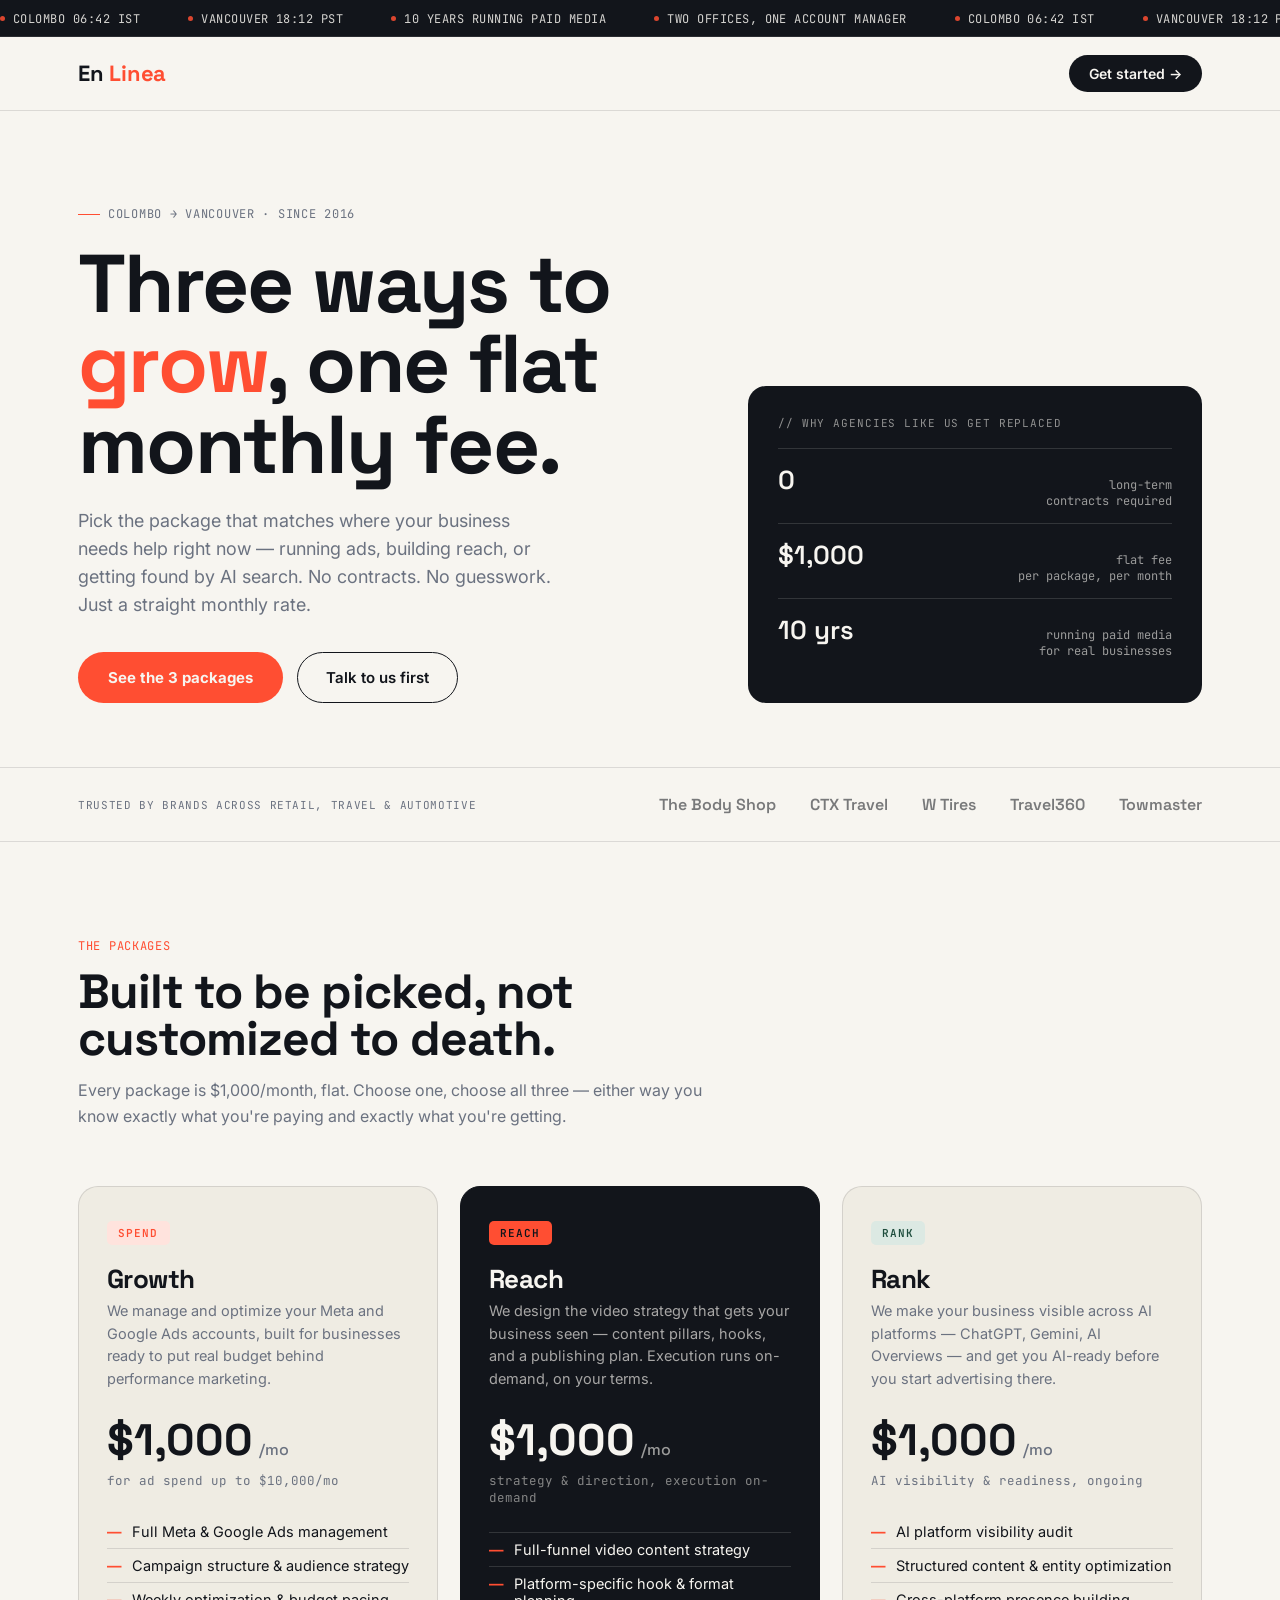
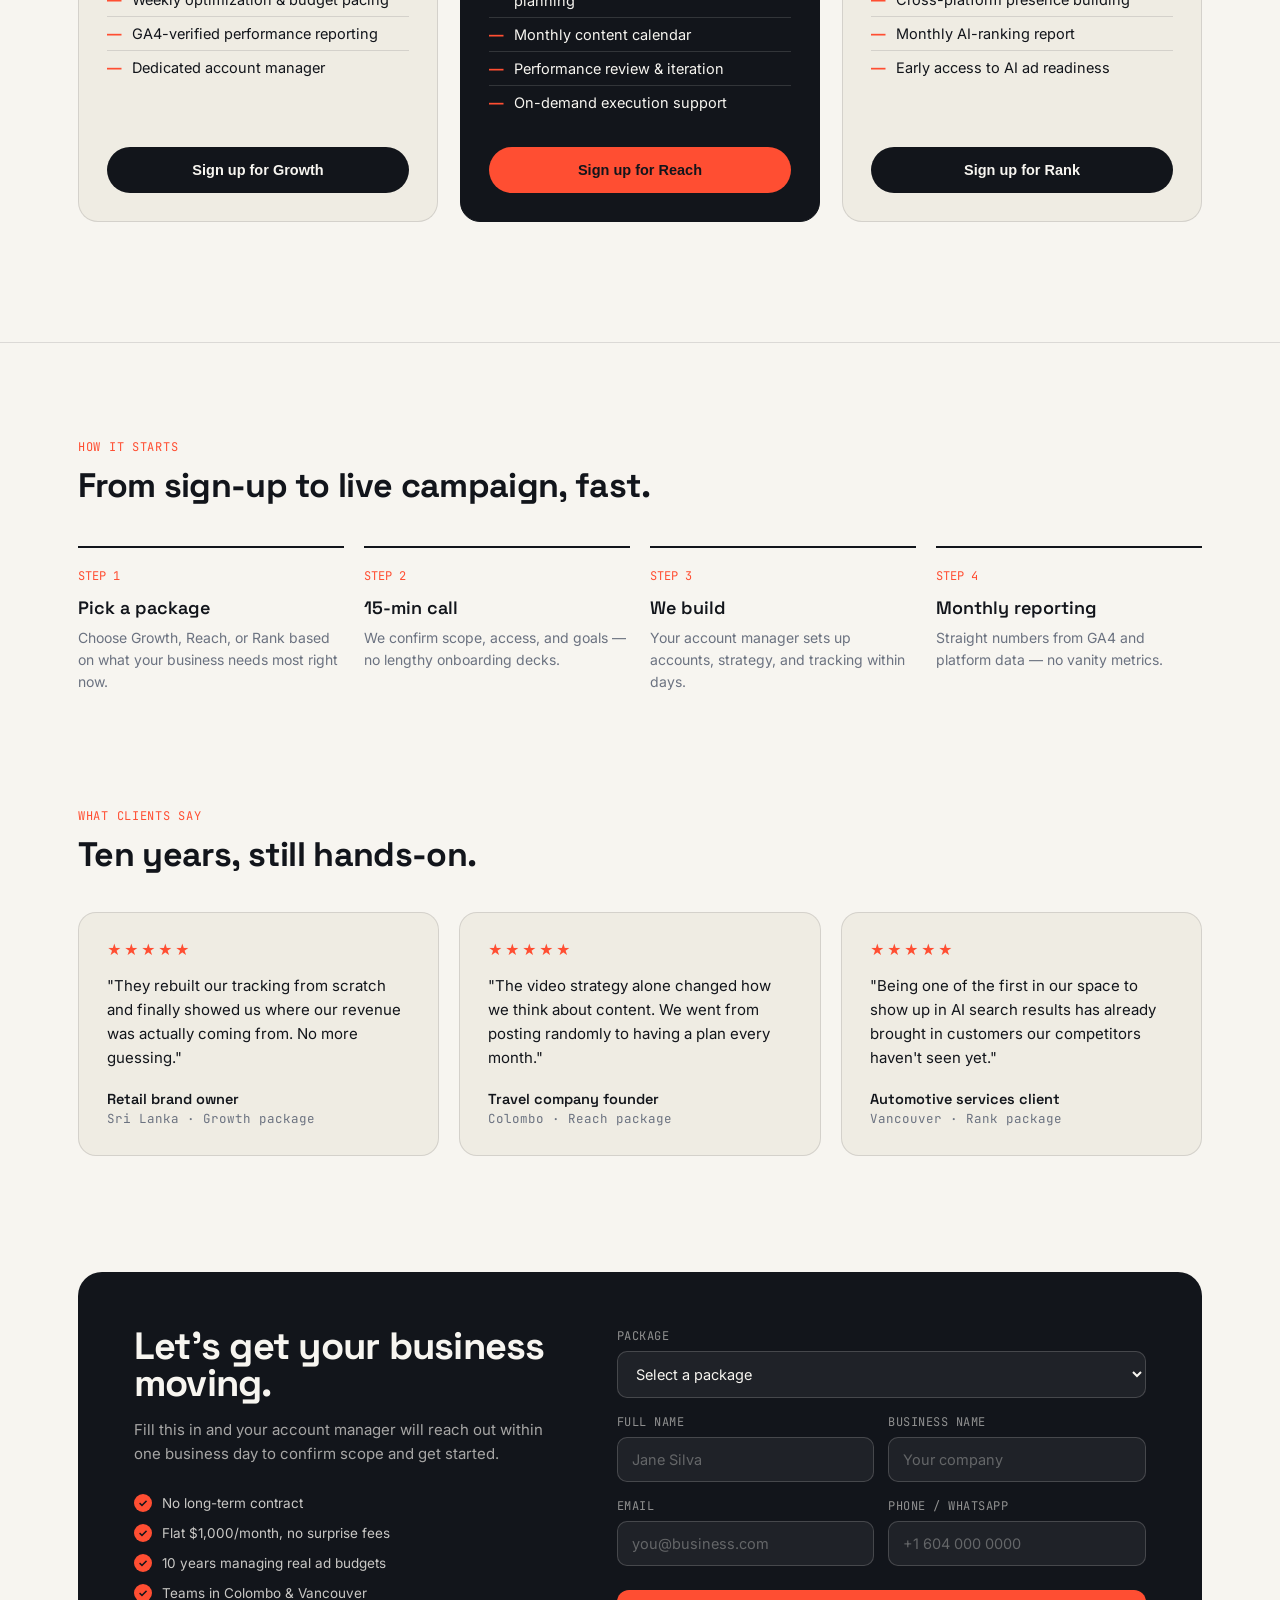
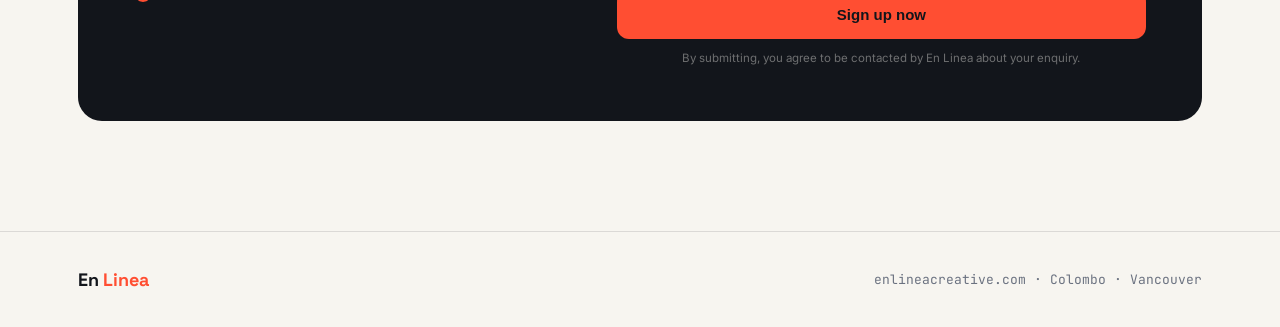
<file: templates/docs/reference-packages-landing.html>
<!DOCTYPE html>
<html lang="en">
<head>
<meta charset="UTF-8">
<meta name="viewport" content="width=device-width, initial-scale=1.0">
<title>En Linea — Growth, Reach & Rank Packages</title>
<link rel="preconnect" href="https://fonts.googleapis.com">
<link href="https://fonts.googleapis.com/css2?family=Space+Grotesk:wght@400;500;600;700&family=Inter:wght@400;500;600;700;800&family=JetBrains+Mono:wght@400;500;600&display=swap" rel="stylesheet">
<style>
  :root{
    --ink:#12151B;
    --paper:#F7F5F0;
    --paper-dim:#EFECE3;
    --signal:#FF4E32;
    --signal-dim:#FFE3DD;
    --deep:#1E4D3D;
    --deep-dim:#DCE9E3;
    --steel:#6B7280;
    --line: rgba(18,21,27,0.12);
  }
  *{box-sizing:border-box; margin:0; padding:0;}
  html{scroll-behavior:smooth;}
  body{
    background:var(--paper);
    color:var(--ink);
    font-family:'Inter',sans-serif;
    -webkit-font-smoothing:antialiased;
    overflow-x:hidden;
  }
  h1,h2,h3, .display{
    font-family:'Space Grotesk',sans-serif;
    letter-spacing:-0.02em;
    line-height:0.98;
  }
  .mono{
    font-family:'JetBrains Mono',monospace;
  }
  a{color:inherit; text-decoration:none;}
  .wrap{max-width:1180px; margin:0 auto; padding:0 28px;}

  @media (prefers-reduced-motion: reduce){
    *{animation:none !important; transition:none !important;}
  }

  /* ===== TICKER BAR ===== */
  .ticker{
    background:var(--ink);
    color:var(--paper);
    font-family:'JetBrains Mono',monospace;
    font-size:12px;
    letter-spacing:0.04em;
    padding:9px 0;
    overflow:hidden;
    white-space:nowrap;
    border-bottom:1px solid rgba(247,245,240,0.1);
  }
  .ticker-inner{
    display:inline-flex;
    gap:48px;
    animation:scroll-left 32s linear infinite;
  }
  @keyframes scroll-left{
    from{transform:translateX(0);}
    to{transform:translateX(-50%);}
  }
  .ticker-item{display:inline-flex; align-items:center; gap:8px; opacity:0.85;}
  .ticker-dot{width:5px; height:5px; border-radius:50%; background:var(--signal); display:inline-block;}

  /* ===== NAV ===== */
  nav{
    position:sticky; top:0; z-index:50;
    background:rgba(247,245,240,0.92);
    backdrop-filter:blur(10px);
    border-bottom:1px solid var(--line);
  }
  .nav-row{
    display:flex; align-items:center; justify-content:space-between;
    padding:18px 28px;
    max-width:1180px; margin:0 auto;
  }
  .logo{
    font-family:'Space Grotesk',sans-serif;
    font-weight:700;
    font-size:22px;
    letter-spacing:-0.01em;
  }
  .logo span{color:var(--signal);}
  .nav-cta{
    background:var(--ink);
    color:var(--paper);
    padding:10px 20px;
    border-radius:100px;
    font-size:14px;
    font-weight:600;
    transition:background 0.2s ease;
  }
  .nav-cta:hover{background:var(--signal);}

  /* ===== HERO ===== */
  .hero{
    padding:88px 0 64px;
    position:relative;
  }
  .hero-grid{
    display:grid;
    grid-template-columns:1.15fr 0.85fr;
    gap:56px;
    align-items:end;
  }
  .eyebrow{
    display:inline-flex; align-items:center; gap:8px;
    font-family:'JetBrains Mono',monospace;
    font-size:12px;
    letter-spacing:0.06em;
    text-transform:uppercase;
    color:var(--steel);
    margin-bottom:22px;
  }
  .eyebrow::before{
    content:'';
    width:22px; height:1px;
    background:var(--signal);
  }
  .hero h1{
    font-size:clamp(42px, 6.4vw, 84px);
    font-weight:700;
  }
  .hero h1 em{
    font-style:normal;
    color:var(--signal);
  }
  .hero-sub{
    font-size:18px;
    color:var(--steel);
    max-width:480px;
    margin-top:22px;
    line-height:1.55;
  }
  .hero-actions{
    display:flex; gap:14px; margin-top:34px; flex-wrap:wrap;
  }
  .btn-primary{
    background:var(--signal);
    color:var(--paper);
    padding:16px 30px;
    border-radius:100px;
    font-weight:700;
    font-size:15px;
    display:inline-block;
    transition:transform 0.15s ease, box-shadow 0.15s ease;
    box-shadow:0 0 0 0 rgba(255,78,50,0);
    border:none;
    cursor:pointer;
  }
  .btn-primary:hover{transform:translateY(-2px); box-shadow:0 10px 24px -8px rgba(255,78,50,0.55);}
  .btn-ghost{
    border:1.5px solid var(--ink);
    padding:15px 28px;
    border-radius:100px;
    font-weight:600;
    font-size:15px;
  }
  .btn-ghost:hover{background:var(--ink); color:var(--paper);}

  .hero-panel{
    background:var(--ink);
    color:var(--paper);
    border-radius:18px;
    padding:30px;
    font-family:'JetBrains Mono',monospace;
  }
  .hero-panel-label{
    font-size:11px; letter-spacing:0.08em; text-transform:uppercase; color:rgba(247,245,240,0.55);
    margin-bottom:18px;
  }
  .stat-row{
    display:flex; justify-content:space-between; align-items:baseline;
    padding:14px 0;
    border-top:1px solid rgba(247,245,240,0.14);
  }
  .stat-row:first-of-type{border-top:none;}
  .stat-num{font-size:26px; font-weight:600; font-family:'Space Grotesk',sans-serif;}
  .stat-label{font-size:12px; color:rgba(247,245,240,0.6); text-align:right;}

  /* ===== LOGO / PROOF STRIP ===== */
  .proof-strip{
    border-top:1px solid var(--line);
    border-bottom:1px solid var(--line);
    padding:26px 0;
  }
  .proof-strip .wrap{
    display:flex; align-items:center; gap:38px; flex-wrap:wrap; justify-content:space-between;
  }
  .proof-label{
    font-family:'JetBrains Mono',monospace; font-size:11px; letter-spacing:0.06em;
    color:var(--steel); text-transform:uppercase; white-space:nowrap;
  }
  .proof-logos{
    display:flex; gap:34px; flex-wrap:wrap; align-items:center;
    font-family:'Space Grotesk',sans-serif; font-weight:600; font-size:16px; color:var(--ink); opacity:0.55;
  }

  /* ===== PACKAGES ===== */
  .packages{padding:96px 0 40px;}
  .section-head{max-width:640px; margin-bottom:56px;}
  .section-tag{
    font-family:'JetBrains Mono',monospace; font-size:12px; letter-spacing:0.06em;
    color:var(--signal); text-transform:uppercase; margin-bottom:14px; display:block;
  }
  .section-head h2{font-size:clamp(32px,4vw,48px); font-weight:700;}
  .section-head p{color:var(--steel); margin-top:16px; font-size:16px; line-height:1.6;}

  .pkg-grid{
    display:grid;
    grid-template-columns:repeat(3, 1fr);
    gap:22px;
  }
  .pkg-card{
    border-radius:20px;
    padding:34px 28px 28px;
    display:flex; flex-direction:column;
    position:relative;
    border:1px solid var(--line);
    background:var(--paper-dim);
    transition:transform 0.2s ease;
  }
  .pkg-card:hover{transform:translateY(-4px);}
  .pkg-card.featured{
    background:var(--ink);
    color:var(--paper);
    border-color:var(--ink);
  }
  .pkg-tag{
    font-family:'JetBrains Mono',monospace;
    font-size:11px; letter-spacing:0.1em;
    padding:5px 11px;
    border-radius:5px;
    display:inline-block;
    width:fit-content;
    margin-bottom:22px;
    font-weight:600;
  }
  .pkg-card:nth-child(1) .pkg-tag{background:var(--signal-dim); color:var(--signal);}
  .pkg-card.featured .pkg-tag{background:var(--signal); color:var(--ink);}
  .pkg-card:nth-child(3) .pkg-tag{background:var(--deep-dim); color:var(--deep);}

  .pkg-card h3{font-size:26px; font-weight:700; margin-bottom:8px;}
  .pkg-blurb{font-size:14.5px; color:var(--steel); line-height:1.55; margin-bottom:22px; flex-grow:0;}
  .pkg-card.featured .pkg-blurb{color:rgba(247,245,240,0.65);}

  .pkg-price{
    font-family:'Space Grotesk',sans-serif;
    font-size:44px; font-weight:700;
    display:flex; align-items:baseline; gap:6px;
    margin-bottom:4px;
  }
  .pkg-price .cents{font-size:16px; font-weight:500; color:var(--steel);}
  .pkg-card.featured .pkg-price .cents{color:rgba(247,245,240,0.6);}
  .pkg-price-note{font-size:12.5px; color:var(--steel); margin-bottom:26px; font-family:'JetBrains Mono',monospace;}
  .pkg-card.featured .pkg-price-note{color:rgba(247,245,240,0.5);}

  .pkg-list{list-style:none; margin-bottom:28px; flex-grow:1;}
  .pkg-list li{
    display:flex; gap:10px; align-items:flex-start;
    font-size:14.5px; padding:8px 0;
    border-top:1px solid var(--line);
  }
  .pkg-card.featured .pkg-list li{border-top:1px solid rgba(247,245,240,0.14);}
  .pkg-list li:first-child{border-top:none;}
  .pkg-list li::before{
    content:'—';
    color:var(--signal);
    font-weight:700;
    flex-shrink:0;
  }
  .pkg-card.featured .pkg-list li::before{color:var(--signal);}

  .pkg-btn{
    background:var(--ink);
    color:var(--paper);
    text-align:center;
    padding:15px;
    border-radius:100px;
    font-weight:700;
    font-size:14.5px;
    border:none;
    cursor:pointer;
    width:100%;
    transition:background 0.2s ease, transform 0.15s ease;
  }
  .pkg-btn:hover{background:var(--signal); transform:translateY(-2px);}
  .pkg-card.featured .pkg-btn{background:var(--signal); color:var(--ink);}
  .pkg-card.featured .pkg-btn:hover{background:var(--paper);}

  /* ===== HOW IT WORKS ===== */
  .how{padding:96px 0; border-top:1px solid var(--line); margin-top:80px;}
  .how-grid{
    display:grid; grid-template-columns:repeat(4,1fr); gap:20px;
  }
  .how-step{padding-top:20px; border-top:2px solid var(--ink);}
  .how-step .mono{font-size:12px; color:var(--signal); display:block; margin-bottom:12px;}
  .how-step h4{font-family:'Space Grotesk',sans-serif; font-size:18px; font-weight:600; margin-bottom:8px;}
  .how-step p{font-size:14px; color:var(--steel); line-height:1.55;}

  /* ===== TESTIMONIALS ===== */
  .testimonials{padding:20px 0 96px;}
  .t-grid{
    display:grid; grid-template-columns:repeat(3,1fr); gap:20px;
  }
  .t-card{
    background:var(--paper-dim);
    border:1px solid var(--line);
    border-radius:18px;
    padding:28px;
  }
  .stars{color:var(--signal); font-size:14px; margin-bottom:16px; letter-spacing:2px;}
  .t-quote{font-size:15px; line-height:1.6; margin-bottom:20px;}
  .t-name{font-family:'Space Grotesk',sans-serif; font-weight:600; font-size:14.5px;}
  .t-role{font-size:12.5px; color:var(--steel); font-family:'JetBrains Mono',monospace; margin-top:2px;}

  /* ===== FORM ===== */
  .signup{
    padding:20px 0 110px;
  }
  .signup-panel{
    background:var(--ink);
    color:var(--paper);
    border-radius:24px;
    padding:56px;
    display:grid;
    grid-template-columns:0.9fr 1.1fr;
    gap:50px;
  }
  .signup-left h2{font-size:clamp(28px,3.4vw,38px); font-weight:700; margin-bottom:16px;}
  .signup-left p{color:rgba(247,245,240,0.65); font-size:15px; line-height:1.6; margin-bottom:28px;}
  .signup-trust{display:flex; flex-direction:column; gap:12px;}
  .signup-trust-item{display:flex; gap:10px; align-items:center; font-size:13.5px; color:rgba(247,245,240,0.8);}
  .check{
    width:18px; height:18px; border-radius:50%;
    background:var(--signal);
    display:flex; align-items:center; justify-content:center;
    font-size:11px; flex-shrink:0; color:var(--ink); font-weight:700;
  }

  .form-group{margin-bottom:16px;}
  .form-row{display:grid; grid-template-columns:1fr 1fr; gap:14px;}
  label{
    display:block; font-size:12px; font-family:'JetBrains Mono',monospace;
    letter-spacing:0.04em; text-transform:uppercase; color:rgba(247,245,240,0.55);
    margin-bottom:7px;
  }
  input, select{
    width:100%;
    background:rgba(247,245,240,0.06);
    border:1px solid rgba(247,245,240,0.18);
    border-radius:10px;
    padding:13px 14px;
    color:var(--paper);
    font-family:'Inter',sans-serif;
    font-size:14.5px;
    outline:none;
    transition:border-color 0.2s ease;
  }
  input::placeholder{color:rgba(247,245,240,0.32);}
  input:focus, select:focus{border-color:var(--signal);}
  select option{background:var(--ink); color:var(--paper);}
  .form-submit{
    background:var(--signal);
    color:var(--ink);
    width:100%;
    padding:16px;
    border-radius:12px;
    border:none;
    font-weight:700;
    font-size:15px;
    cursor:pointer;
    margin-top:8px;
    transition:transform 0.15s ease;
  }
  .form-submit:hover{transform:translateY(-2px);}
  .form-fine{font-size:11.5px; color:rgba(247,245,240,0.4); margin-top:12px; text-align:center;}
  .success-msg{
    display:none;
    text-align:center;
    padding:40px 20px;
  }
  .success-msg .check-big{
    width:56px;height:56px;border-radius:50%;background:var(--signal);
    display:flex;align-items:center;justify-content:center;margin:0 auto 18px;
    color:var(--ink); font-size:26px; font-weight:700;
  }
  .success-msg h3{font-family:'Space Grotesk',sans-serif; font-size:22px; margin-bottom:8px;}
  .success-msg p{color:rgba(247,245,240,0.6); font-size:14px;}

  /* ===== FOOTER ===== */
  footer{
    border-top:1px solid var(--line);
    padding:36px 0;
  }
  .footer-row{
    display:flex; justify-content:space-between; align-items:center; flex-wrap:wrap; gap:16px;
  }
  .footer-row .logo{font-size:18px;}
  .footer-meta{font-size:13px; color:var(--steel); font-family:'JetBrains Mono',monospace;}

  /* ===== RESPONSIVE ===== */
  @media (max-width: 860px){
    .hero-grid{grid-template-columns:1fr;}
    .pkg-grid{grid-template-columns:1fr;}
    .how-grid{grid-template-columns:1fr 1fr;}
    .t-grid{grid-template-columns:1fr;}
    .signup-panel{grid-template-columns:1fr; padding:32px 24px;}
    .form-row{grid-template-columns:1fr;}
    .proof-strip .wrap{flex-direction:column; align-items:flex-start; gap:18px;}
  }

  :focus-visible{outline:2px solid var(--signal); outline-offset:2px;}
</style>
</head>
<body>

<div class="ticker" aria-hidden="true">
  <div class="ticker-inner">
    <span class="ticker-item"><span class="ticker-dot"></span>COLOMBO 06:42 IST</span>
    <span class="ticker-item"><span class="ticker-dot"></span>VANCOUVER 18:12 PST</span>
    <span class="ticker-item"><span class="ticker-dot"></span>10 YEARS RUNNING PAID MEDIA</span>
    <span class="ticker-item"><span class="ticker-dot"></span>TWO OFFICES, ONE ACCOUNT MANAGER</span>
    <span class="ticker-item"><span class="ticker-dot"></span>COLOMBO 06:42 IST</span>
    <span class="ticker-item"><span class="ticker-dot"></span>VANCOUVER 18:12 PST</span>
    <span class="ticker-item"><span class="ticker-dot"></span>10 YEARS RUNNING PAID MEDIA</span>
    <span class="ticker-item"><span class="ticker-dot"></span>TWO OFFICES, ONE ACCOUNT MANAGER</span>
  </div>
</div>

<nav>
  <div class="nav-row">
    <div class="logo">En <span>Linea</span></div>
    <a href="#signup" class="nav-cta">Get started →</a>
  </div>
</nav>

<section class="hero">
  <div class="wrap">
    <div class="hero-grid">
      <div>
        <span class="eyebrow">Colombo → Vancouver · Since 2016</span>
        <h1>Three ways to <em>grow</em>, one flat monthly fee.</h1>
        <p class="hero-sub">Pick the package that matches where your business needs help right now — running ads, building reach, or getting found by AI search. No contracts. No guesswork. Just a straight monthly rate.</p>
        <div class="hero-actions">
          <a href="#packages" class="btn-primary">See the 3 packages</a>
          <a href="#signup" class="btn-ghost">Talk to us first</a>
        </div>
      </div>
      <div class="hero-panel">
        <div class="hero-panel-label">// Why agencies like us get replaced</div>
        <div class="stat-row">
          <div class="stat-num">0</div>
          <div class="stat-label">long-term<br>contracts required</div>
        </div>
        <div class="stat-row">
          <div class="stat-num">$1,000</div>
          <div class="stat-label">flat fee<br>per package, per month</div>
        </div>
        <div class="stat-row">
          <div class="stat-num">10 yrs</div>
          <div class="stat-label">running paid media<br>for real businesses</div>
        </div>
      </div>
    </div>
  </div>
</section>

<div class="proof-strip">
  <div class="wrap">
    <span class="proof-label">Trusted by brands across retail, travel &amp; automotive</span>
    <div class="proof-logos">
      <span>The Body Shop</span>
      <span>CTX Travel</span>
      <span>W Tires</span>
      <span>Travel360</span>
      <span>Towmaster</span>
    </div>
  </div>
</div>

<section class="packages" id="packages">
  <div class="wrap">
    <div class="section-head">
      <span class="section-tag">The packages</span>
      <h2>Built to be picked, not customized to death.</h2>
      <p>Every package is $1,000/month, flat. Choose one, choose all three — either way you know exactly what you're paying and exactly what you're getting.</p>
    </div>

    <div class="pkg-grid">
      <!-- GROWTH -->
      <div class="pkg-card">
        <span class="pkg-tag">SPEND</span>
        <h3>Growth</h3>
        <p class="pkg-blurb">We manage and optimize your Meta and Google Ads accounts, built for businesses ready to put real budget behind performance marketing.</p>
        <div class="pkg-price">$1,000<span class="cents">/mo</span></div>
        <div class="pkg-price-note">for ad spend up to $10,000/mo</div>
        <ul class="pkg-list">
          <li>Full Meta &amp; Google Ads management</li>
          <li>Campaign structure &amp; audience strategy</li>
          <li>Weekly optimization &amp; budget pacing</li>
          <li>GA4-verified performance reporting</li>
          <li>Dedicated account manager</li>
        </ul>
        <button class="pkg-btn" data-package="Growth">Sign up for Growth</button>
      </div>

      <!-- REACH -->
      <div class="pkg-card featured">
        <span class="pkg-tag">REACH</span>
        <h3>Reach</h3>
        <p class="pkg-blurb">We design the video strategy that gets your business seen — content pillars, hooks, and a publishing plan. Execution runs on-demand, on your terms.</p>
        <div class="pkg-price">$1,000<span class="cents">/mo</span></div>
        <div class="pkg-price-note">strategy &amp; direction, execution on-demand</div>
        <ul class="pkg-list">
          <li>Full-funnel video content strategy</li>
          <li>Platform-specific hook &amp; format planning</li>
          <li>Monthly content calendar</li>
          <li>Performance review &amp; iteration</li>
          <li>On-demand execution support</li>
        </ul>
        <button class="pkg-btn" data-package="Reach">Sign up for Reach</button>
      </div>

      <!-- RANK -->
      <div class="pkg-card">
        <span class="pkg-tag">RANK</span>
        <h3>Rank</h3>
        <p class="pkg-blurb">We make your business visible across AI platforms — ChatGPT, Gemini, AI Overviews — and get you AI-ready before you start advertising there.</p>
        <div class="pkg-price">$1,000<span class="cents">/mo</span></div>
        <div class="pkg-price-note">AI visibility &amp; readiness, ongoing</div>
        <ul class="pkg-list">
          <li>AI platform visibility audit</li>
          <li>Structured content &amp; entity optimization</li>
          <li>Cross-platform presence building</li>
          <li>Monthly AI-ranking report</li>
          <li>Early access to AI ad readiness</li>
        </ul>
        <button class="pkg-btn" data-package="Rank">Sign up for Rank</button>
      </div>
    </div>
  </div>
</section>

<section class="how">
  <div class="wrap">
    <div class="section-head" style="margin-bottom:44px;">
      <span class="section-tag">How it starts</span>
      <h2 style="font-size:clamp(26px,3vw,34px);">From sign-up to live campaign, fast.</h2>
    </div>
    <div class="how-grid">
      <div class="how-step">
        <span class="mono">STEP 1</span>
        <h4>Pick a package</h4>
        <p>Choose Growth, Reach, or Rank based on what your business needs most right now.</p>
      </div>
      <div class="how-step">
        <span class="mono">STEP 2</span>
        <h4>15-min call</h4>
        <p>We confirm scope, access, and goals — no lengthy onboarding decks.</p>
      </div>
      <div class="how-step">
        <span class="mono">STEP 3</span>
        <h4>We build</h4>
        <p>Your account manager sets up accounts, strategy, and tracking within days.</p>
      </div>
      <div class="how-step">
        <span class="mono">STEP 4</span>
        <h4>Monthly reporting</h4>
        <p>Straight numbers from GA4 and platform data — no vanity metrics.</p>
      </div>
    </div>
  </div>
</section>

<section class="testimonials">
  <div class="wrap">
    <div class="section-head" style="margin-bottom:40px;">
      <span class="section-tag">What clients say</span>
      <h2 style="font-size:clamp(26px,3vw,34px);">Ten years, still hands-on.</h2>
    </div>
    <div class="t-grid">
      <div class="t-card">
        <div class="stars">★★★★★</div>
        <p class="t-quote">"They rebuilt our tracking from scratch and finally showed us where our revenue was actually coming from. No more guessing."</p>
        <div class="t-name">Retail brand owner</div>
        <div class="t-role">Sri Lanka · Growth package</div>
      </div>
      <div class="t-card">
        <div class="stars">★★★★★</div>
        <p class="t-quote">"The video strategy alone changed how we think about content. We went from posting randomly to having a plan every month."</p>
        <div class="t-name">Travel company founder</div>
        <div class="t-role">Colombo · Reach package</div>
      </div>
      <div class="t-card">
        <div class="stars">★★★★★</div>
        <p class="t-quote">"Being one of the first in our space to show up in AI search results has already brought in customers our competitors haven't seen yet."</p>
        <div class="t-name">Automotive services client</div>
        <div class="t-role">Vancouver · Rank package</div>
      </div>
    </div>
  </div>
</section>

<section class="signup" id="signup">
  <div class="wrap">
    <div class="signup-panel">
      <div class="signup-left">
        <h2>Let's get your business moving.</h2>
        <p>Fill this in and your account manager will reach out within one business day to confirm scope and get started.</p>
        <div class="signup-trust">
          <div class="signup-trust-item"><span class="check">✓</span> No long-term contract</div>
          <div class="signup-trust-item"><span class="check">✓</span> Flat $1,000/month, no surprise fees</div>
          <div class="signup-trust-item"><span class="check">✓</span> 10 years managing real ad budgets</div>
          <div class="signup-trust-item"><span class="check">✓</span> Teams in Colombo &amp; Vancouver</div>
        </div>
      </div>
      <div class="signup-form-wrap">
        <form id="signupForm">
          <div class="form-group">
            <label for="package">Package</label>
            <select id="package" required>
              <option value="" disabled selected>Select a package</option>
              <option value="Growth">Growth — Meta &amp; Google Ads ($1,000/mo)</option>
              <option value="Reach">Reach — Video Strategy ($1,000/mo)</option>
              <option value="Rank">Rank — AI Visibility ($1,000/mo)</option>
            </select>
          </div>
          <div class="form-row">
            <div class="form-group">
              <label for="fname">Full name</label>
              <input type="text" id="fname" placeholder="Jane Silva" required>
            </div>
            <div class="form-group">
              <label for="business">Business name</label>
              <input type="text" id="business" placeholder="Your company" required>
            </div>
          </div>
          <div class="form-row">
            <div class="form-group">
              <label for="email">Email</label>
              <input type="email" id="email" placeholder="you@business.com" required>
            </div>
            <div class="form-group">
              <label for="phone">Phone / WhatsApp</label>
              <input type="tel" id="phone" placeholder="+1 604 000 0000" required>
            </div>
          </div>
          <button type="submit" class="form-submit">Sign up now</button>
          <p class="form-fine">By submitting, you agree to be contacted by En Linea about your enquiry.</p>
        </form>
        <div class="success-msg" id="successMsg">
          <div class="check-big">✓</div>
          <h3>You're in.</h3>
          <p>Thanks — your account manager will reach out within one business day.</p>
        </div>
      </div>
    </div>
  </div>
</section>

<footer>
  <div class="wrap footer-row">
    <div class="logo">En <span>Linea</span></div>
    <div class="footer-meta">enlineacreative.com · Colombo · Vancouver</div>
  </div>
</footer>

<script>
  // Pre-fill package when a card button is clicked
  document.querySelectorAll('.pkg-btn').forEach(btn=>{
    btn.addEventListener('click', ()=>{
      const pkg = btn.getAttribute('data-package');
      document.getElementById('package').value = pkg;
      document.getElementById('signup').scrollIntoView({behavior:'smooth'});
      document.getElementById('fname').focus({preventScroll:true});
    });
  });

  // Handle form submit (client-side demo — wire to your backend/Zapier/Make endpoint)
  document.getElementById('signupForm').addEventListener('submit', function(e){
    e.preventDefault();
    document.getElementById('signupForm').style.display = 'none';
    document.getElementById('successMsg').style.display = 'block';
  });
</script>

</body>
</html>
</file>
